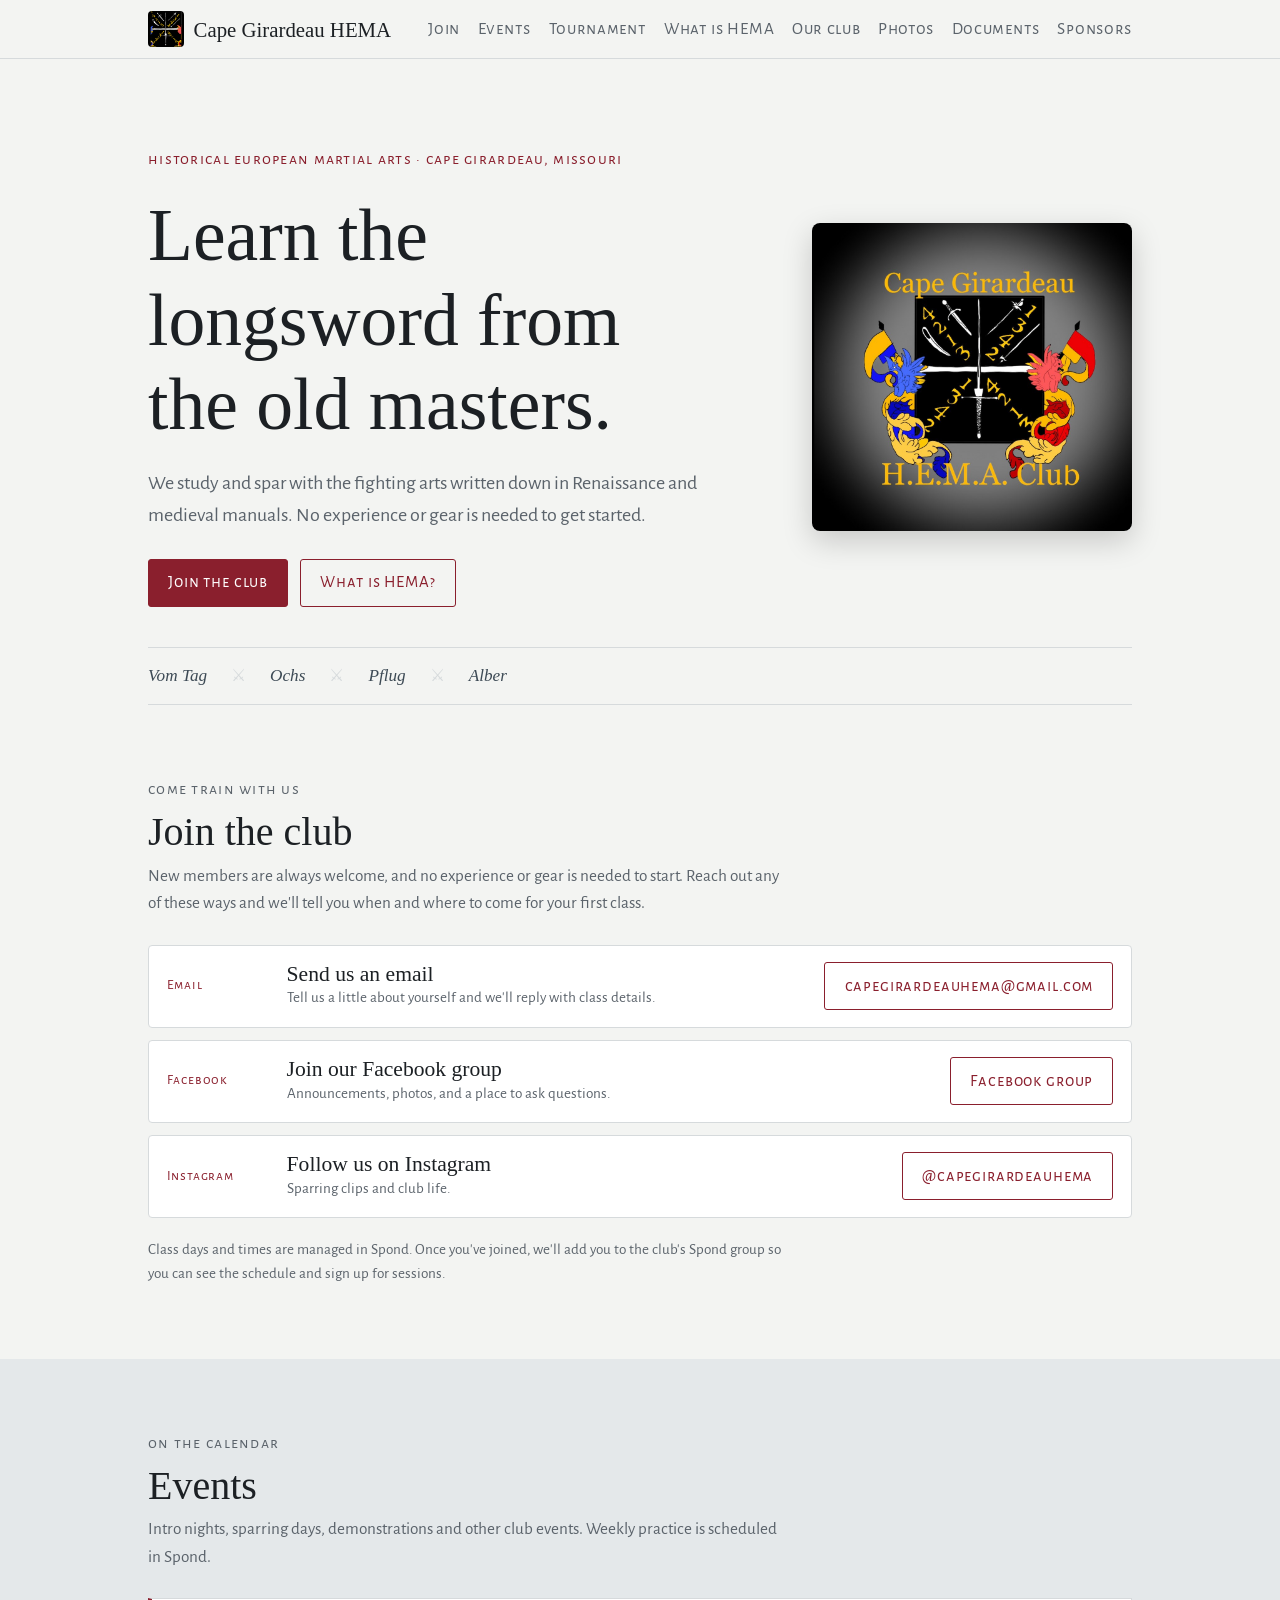
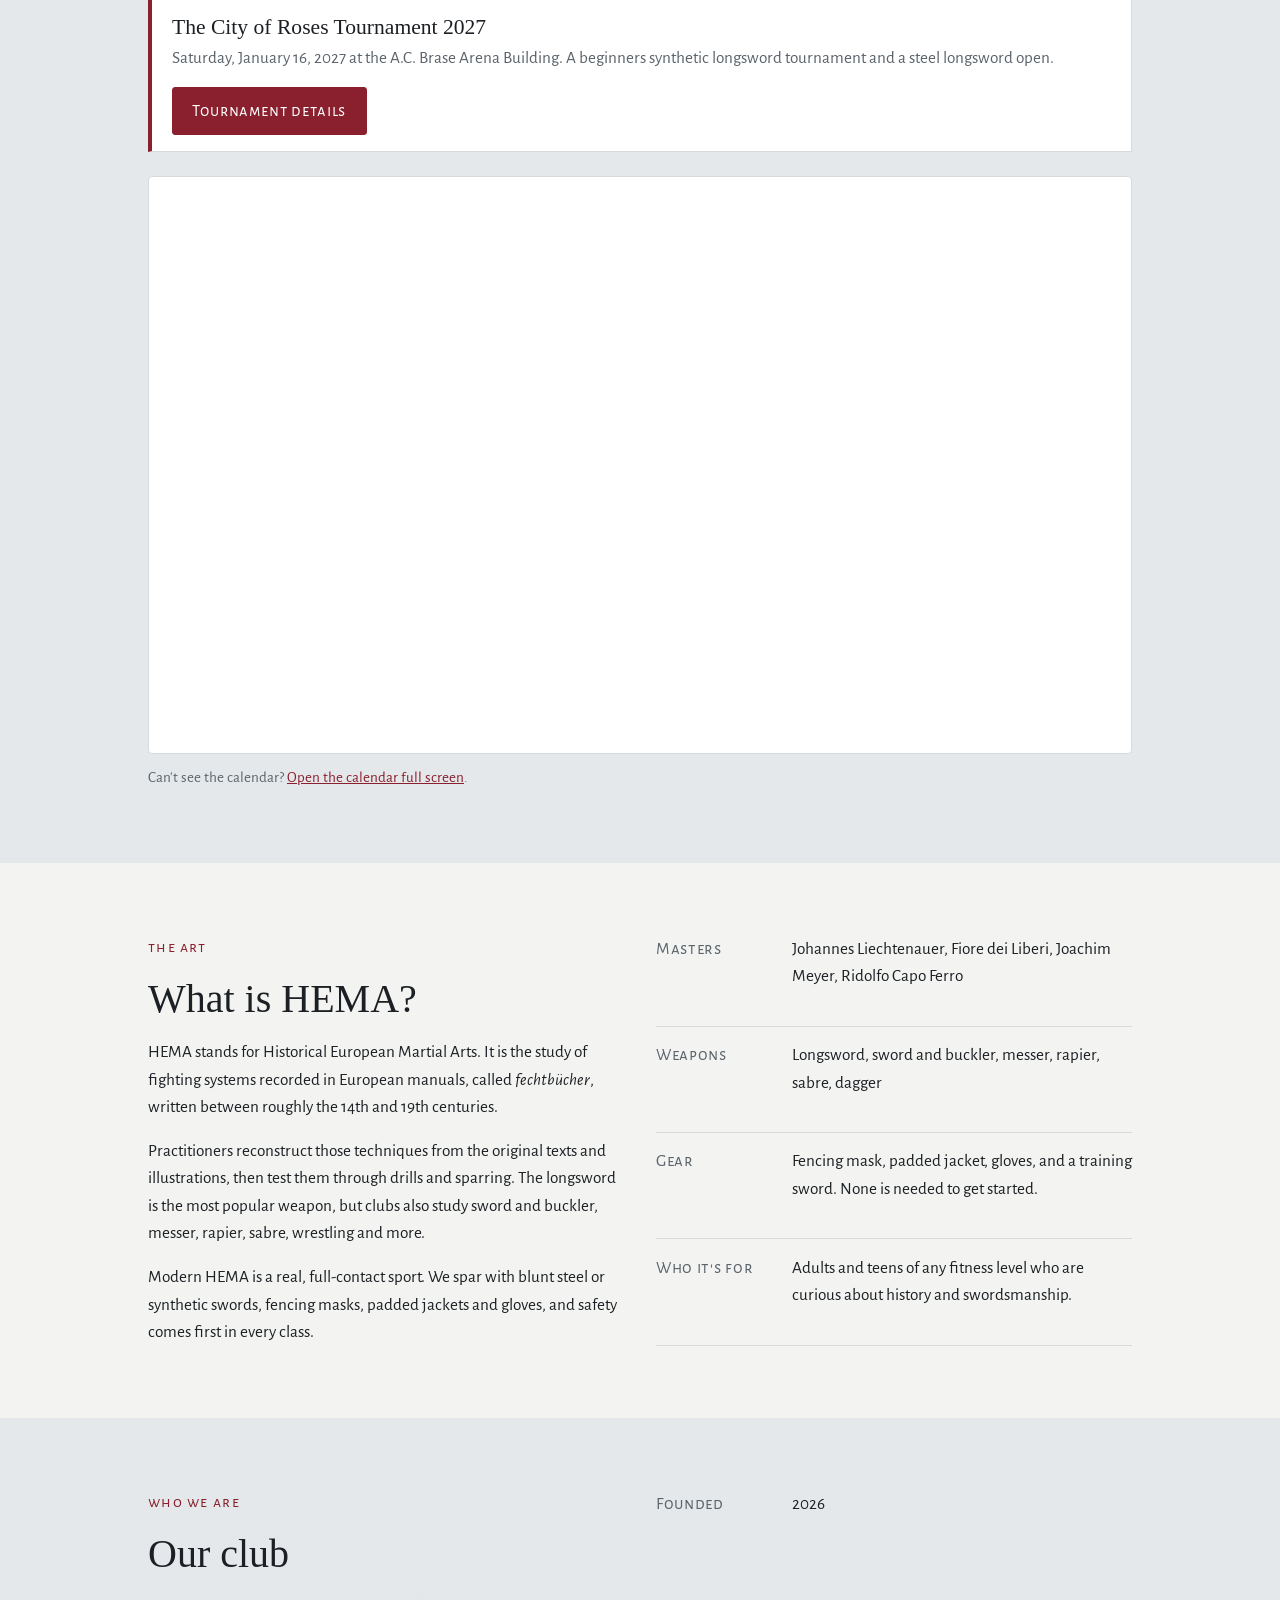
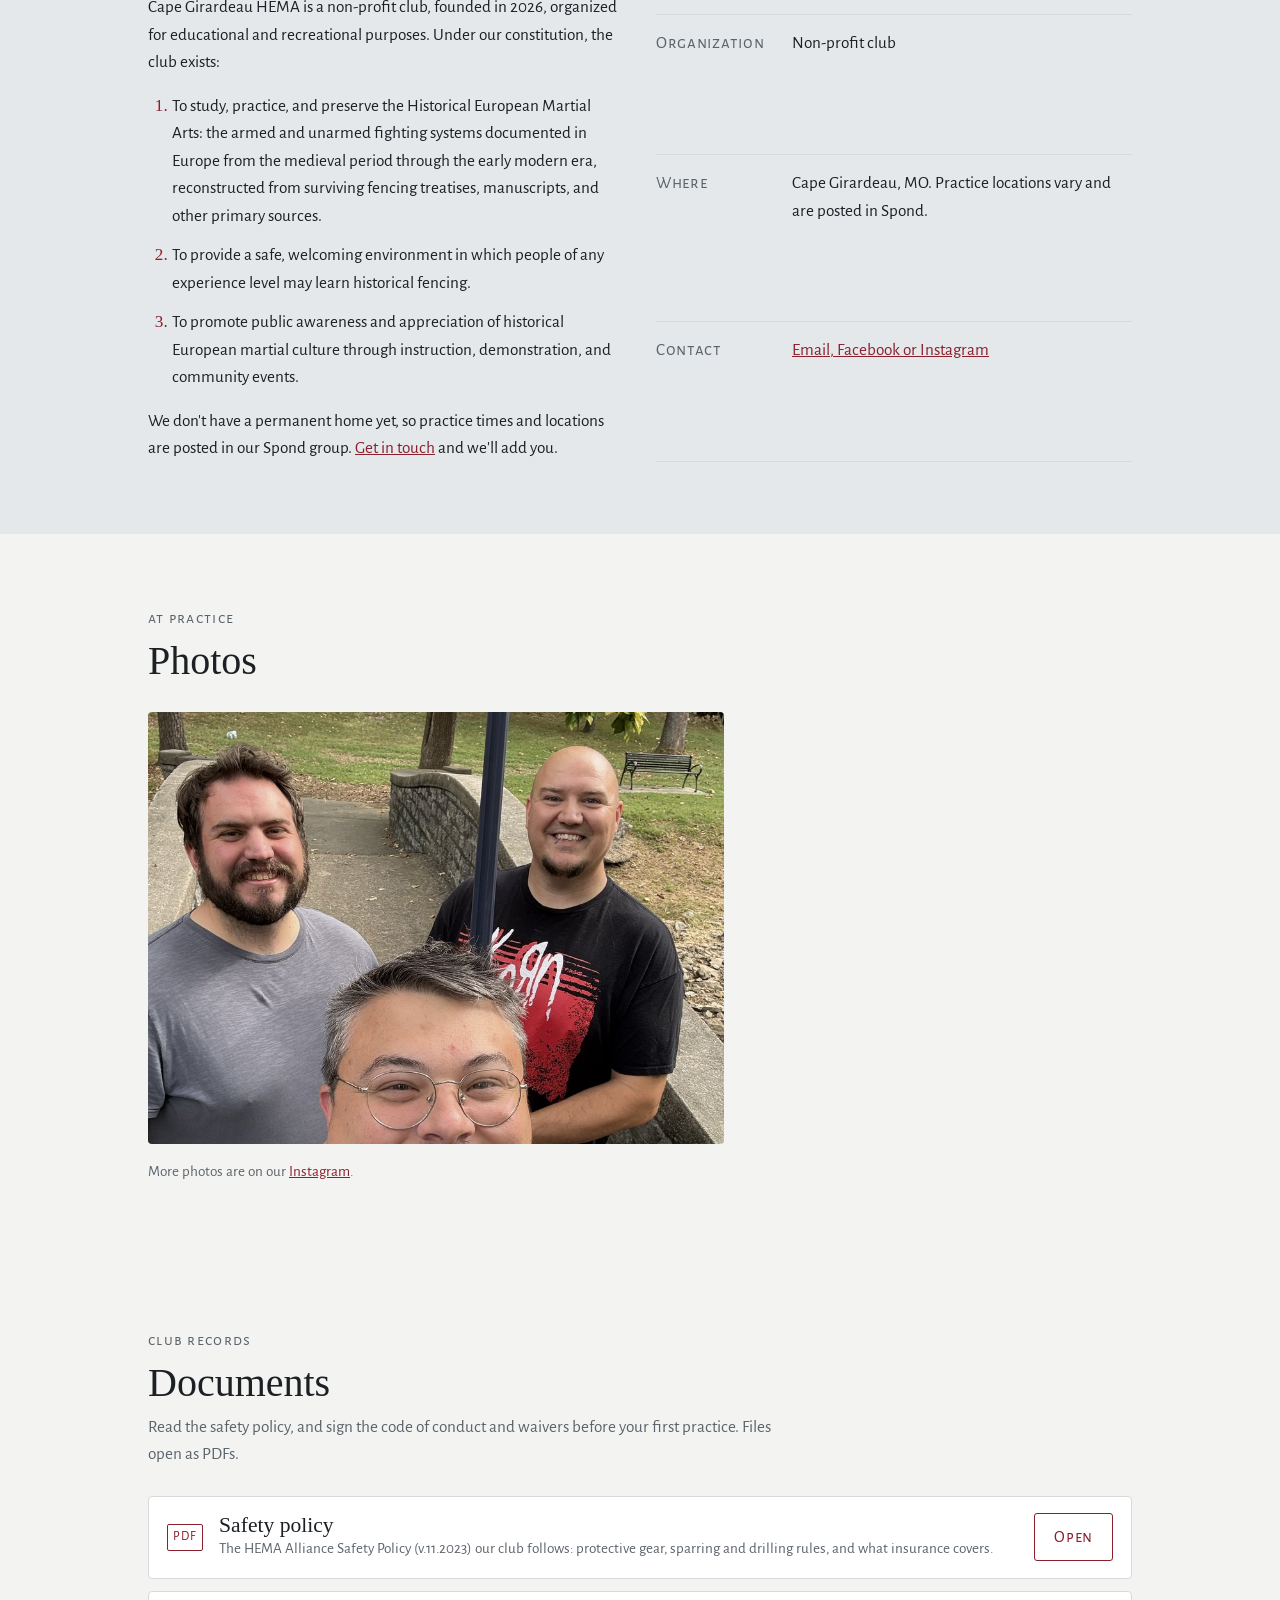
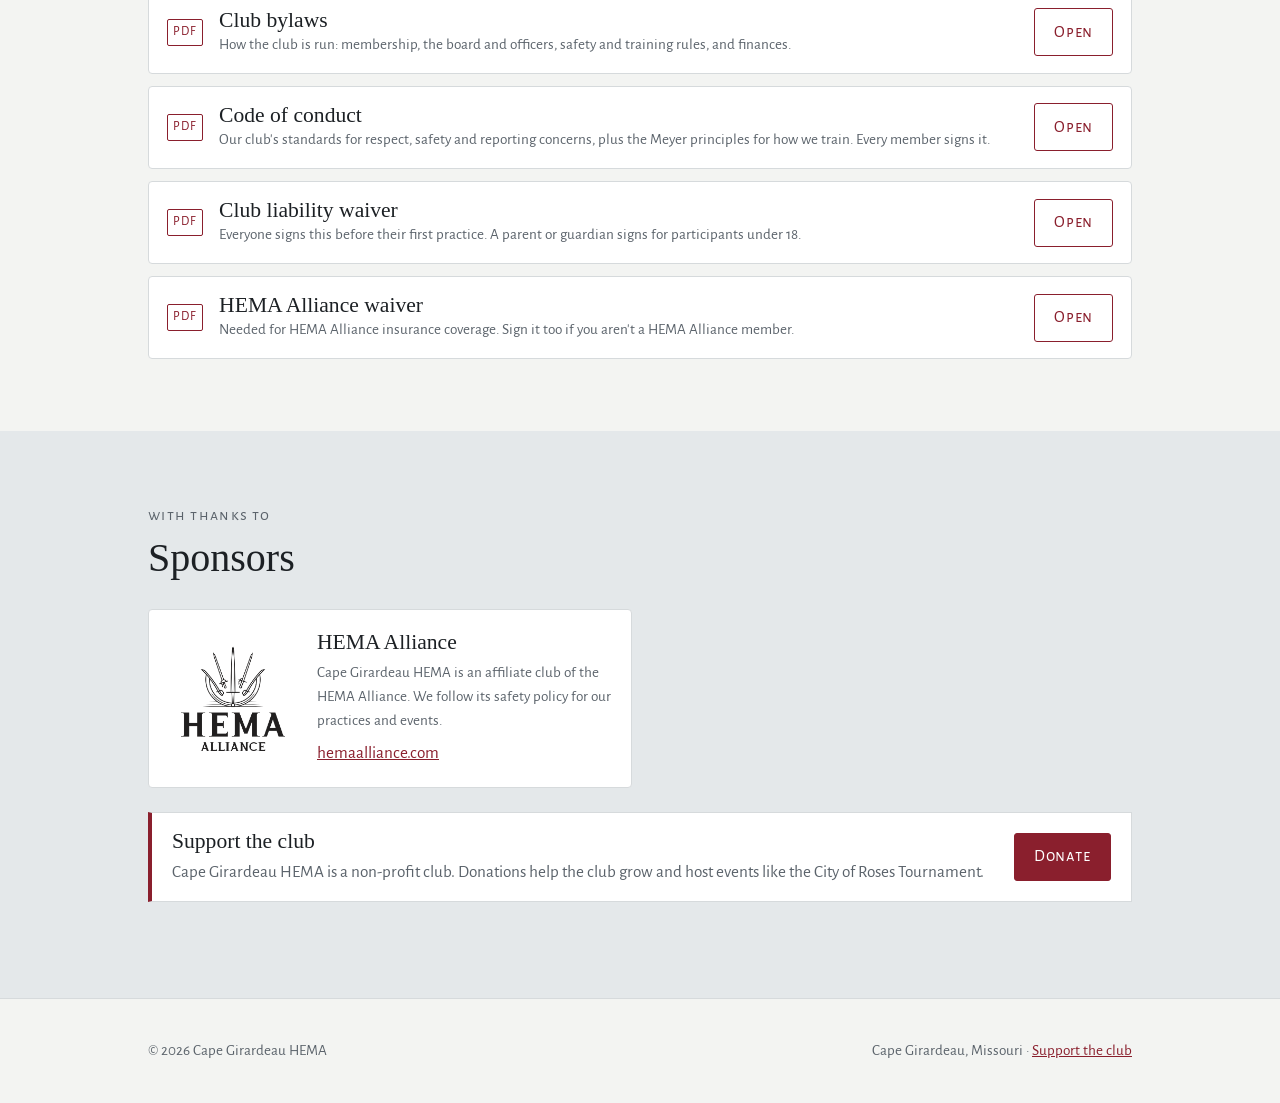
<file: index.html>
<!doctype html>
<html lang="en">
<head>
<meta charset="utf-8">
<meta name="viewport" content="width=device-width, initial-scale=1, viewport-fit=cover">
<title>Cape Girardeau HEMA</title>
<meta name="description" content="Historical European martial arts classes in Cape Girardeau, Missouri. Longsword and more, beginners welcome.">
<link rel="preconnect" href="https://fonts.googleapis.com">
<link rel="preconnect" href="https://fonts.gstatic.com" crossorigin>
<link rel="stylesheet" href="https://fonts.googleapis.com/css2?family=Alegreya+Sans+SC&family=Alegreya+Sans:ital,wght@0,400;0,600;1,400&family=IM+Fell+English:ital@0;1&display=swap">
<link rel="icon" href="assets/logo-small.png?v=2" type="image/png">
<link rel="apple-touch-icon" href="assets/apple-touch-icon.png?v=2">
<link rel="stylesheet" href="assets/styles.css">
</head>
<body>
<!--PREVIEW-START-->
<nav class="site-nav" aria-label="Main">
  <div class="wrap">
    <a class="brand" href="#top">
      <img class="logo" src="assets/logo-small.png?v=2" alt="" width="36" height="36">
      Cape Girardeau HEMA
    </a>
    <ul>
      <li><a href="#join">Join</a></li>
      <li><a href="#events">Events</a></li>
      <li><a href="tournament.html">Tournament</a></li>
      <li><a href="#hema">What is HEMA</a></li>
      <li><a href="#club">Our club</a></li>
      <li><a href="#photos">Photos</a></li>
      <li><a href="#documents">Documents</a></li>
      <li><a href="#sponsors">Sponsors</a></li>
    </ul>
  </div>
</nav>

<header class="hero" id="top">
  <div class="wrap hero-grid">
    <div class="hero-text">
    <p class="eyebrow">historical european martial arts · cape girardeau, missouri</p>
    <h1>Learn the longsword from the old masters.</h1>
    <p class="lede">We study and spar with the fighting arts written down in Renaissance and medieval manuals. No experience or gear is needed to get started.</p>
    <div class="cta-row">
      <a class="btn btn-primary" href="#join">Join the club</a>
      <a class="btn btn-secondary" href="#hema">What is HEMA?</a>
    </div>
    </div>
    <img class="hero-logo" src="assets/logo.jpg?v=2" alt="Cape Girardeau H.E.M.A. Club crest: a black shield with crossed swords and numbered cuts, held by a blue griffin and a red griffin with banners" width="1024" height="986">
  </div>
</header>

<div class="wrap">
  <div class="guards" aria-label="The four guards of the Liechtenauer tradition">
    <span>Vom Tag</span><span>Ochs</span><span>Pflug</span><span>Alber</span>
  </div>
</div>

<section id="join">
  <div class="wrap">
    <div class="section-head">
      <p class="eyebrow">come train with us</p>
      <h2>Join the club</h2>
      <p>New members are always welcome, and no experience or gear is needed to start. Reach out any of these ways and we'll tell you when and where to come for your first class.</p>
    </div>
    <ul class="join-ways">
      <li class="join-way">
        <span class="icon">Email</span>
        <div><h3>Send us an email</h3><p class="desc">Tell us a little about yourself and we'll reply with class details.</p></div>
        <a class="btn btn-secondary" href="mailto:capegirardeauhema@gmail.com">capegirardeauhema@gmail.com</a>
      </li>
      <li class="join-way">
        <span class="icon">Facebook</span>
        <div><h3>Join our Facebook group</h3><p class="desc">Announcements, photos, and a place to ask questions.</p></div>
        <a class="btn btn-secondary" href="https://www.facebook.com/share/g/1E4Ypmv4eF/" rel="noopener">Facebook group</a>
      </li>
      <li class="join-way">
        <span class="icon">Instagram</span>
        <div><h3>Follow us on Instagram</h3><p class="desc">Sparring clips and club life.</p></div>
        <a class="btn btn-secondary" href="https://www.instagram.com/capegirardeauhema/" rel="noopener">@capegirardeauhema</a>
      </li>
    </ul>
    <p class="form-note join-note">Class days and times are managed in Spond. Once you've joined, we'll add you to the club's Spond group so you can see the schedule and sign up for sessions.</p>
  </div>
</section>

<section id="events" class="band">
  <div class="wrap">
    <div class="section-head">
      <p class="eyebrow">on the calendar</p>
      <h2>Events</h2>
      <p>Intro nights, sparring days, demonstrations and other club events. Weekly practice is scheduled in Spond.</p>
    </div>
    <div class="event-callout">
      <div>
        <h3>The City of Roses Tournament 2027</h3>
        <p class="desc">Saturday, January 16, 2027 at the A.C. Brase Arena Building. A beginners synthetic longsword tournament and a steel longsword open.</p>
      </div>
      <a class="btn btn-primary" href="tournament.html">Tournament details</a>
    </div>
    <div class="calendar">
      <!--CALENDAR-START-->
      <iframe title="Cape Girardeau HEMA events calendar" src="https://calendar.google.com/calendar/embed?src=35ca1e43f03e165513a16e1e7ab0819332c35708db0e867ef0d70983cf68b0b8%40group.calendar.google.com&amp;ctz=America%2FChicago&amp;mode=MONTH&amp;showPrint=0&amp;showTitle=0" loading="lazy"></iframe>
      <!--CALENDAR-END-->
    </div>
    <p class="form-note calendar-note">Can't see the calendar? <a href="https://calendar.google.com/calendar/embed?src=35ca1e43f03e165513a16e1e7ab0819332c35708db0e867ef0d70983cf68b0b8%40group.calendar.google.com&amp;ctz=America%2FChicago&amp;mode=MONTH" target="_blank" rel="noopener">Open the calendar full screen</a>.</p>
  </div>
</section>

<section id="hema">
  <div class="wrap two-col">
    <div class="prose">
      <p class="eyebrow">the art</p>
      <h2>What is HEMA?</h2>
      <p>HEMA stands for Historical European Martial Arts. It is the study of fighting systems recorded in European manuals, called <em>fechtbücher</em>, written between roughly the 14th and 19th centuries.</p>
      <p>Practitioners reconstruct those techniques from the original texts and illustrations, then test them through drills and sparring. The longsword is the most popular weapon, but clubs also study sword and buckler, messer, rapier, sabre, wrestling and more.</p>
      <p>Modern HEMA is a real, full-contact sport. We spar with blunt steel or synthetic swords, fencing masks, padded jackets and gloves, and safety comes first in every class.</p>
    </div>
    <dl class="facts">
      <div><dt>Masters</dt><dd>Johannes Liechtenauer, Fiore dei Liberi, Joachim Meyer, Ridolfo Capo Ferro</dd></div>
      <div><dt>Weapons</dt><dd>Longsword, sword and buckler, messer, rapier, sabre, dagger</dd></div>
      <div><dt>Gear</dt><dd>Fencing mask, padded jacket, gloves, and a training sword. None is needed to get started.</dd></div>
      <div><dt>Who it's for</dt><dd>Adults and teens of any fitness level who are curious about history and swordsmanship.</dd></div>
    </dl>
  </div>
</section>

<section id="club" class="band">
  <div class="wrap two-col">
    <div class="prose">
      <p class="eyebrow">who we are</p>
      <h2>Our club</h2>
      <p>Cape Girardeau HEMA is a non-profit club, founded in 2026, organized for educational and recreational purposes. Under our constitution, the club exists:</p>
      <ol class="purposes">
        <li>To study, practice, and preserve the Historical European Martial Arts: the armed and unarmed fighting systems documented in Europe from the medieval period through the early modern era, reconstructed from surviving fencing treatises, manuscripts, and other primary sources.</li>
        <li>To provide a safe, welcoming environment in which people of any experience level may learn historical fencing.</li>
        <li>To promote public awareness and appreciation of historical European martial culture through instruction, demonstration, and community events.</li>
      </ol>
      <p>We don't have a permanent home yet, so practice times and locations are posted in our Spond group. <a href="#join">Get in touch</a> and we'll add you.</p>
    </div>
    <dl class="facts">
      <div><dt>Founded</dt><dd>2026</dd></div>
      <div><dt>Organization</dt><dd>Non-profit club</dd></div>
      <div><dt>Where</dt><dd>Cape Girardeau, MO. Practice locations vary and are posted in Spond.</dd></div>
      <div><dt>Contact</dt><dd><a href="#join">Email, Facebook or Instagram</a></dd></div>
    </dl>
  </div>
</section>

<section id="photos">
  <div class="wrap">
    <div class="section-head">
      <p class="eyebrow">at practice</p>
      <h2>Photos</h2>
    </div>
    <!-- To add a photo: save it in assets/photos/ and add another line like
         <figure class="photo"><img src="assets/photos/your-photo.jpg" alt="Short description" loading="lazy"></figure> -->
    <div class="gallery">
      <figure class="photo"><img src="assets/photos/members-at-the-park.jpg" alt="Three club members smiling together on a stone footbridge in a park" loading="lazy" style="object-position: 50% 35%"></figure>
    </div>
    <p class="form-note photo-note">More photos are on our <a href="https://www.instagram.com/capegirardeauhema/" rel="noopener">Instagram</a>.</p>
  </div>
</section>

<section id="documents">
  <div class="wrap">
    <div class="section-head">
      <p class="eyebrow">club records</p>
      <h2>Documents</h2>
      <p>Read the safety policy, and sign the code of conduct and waivers before your first practice. Files open as PDFs.</p>
    </div>
    <ul class="docs">
      <li class="doc">
        <span class="icon">PDF</span>
        <div><h3>Safety policy</h3><p class="desc">The HEMA Alliance Safety Policy (v.11.2023) our club follows: protective gear, sparring and drilling rules, and what insurance covers.</p></div>
        <a class="btn btn-secondary" href="documents/safety-policy.pdf" target="_blank" rel="noopener">Open</a>
      </li>
      <li class="doc">
        <span class="icon">PDF</span>
        <div><h3>Club bylaws</h3><p class="desc">How the club is run: membership, the board and officers, safety and training rules, and finances.</p></div>
        <a class="btn btn-secondary" href="documents/bylaws.pdf" target="_blank" rel="noopener">Open</a>
      </li>
      <li class="doc">
        <span class="icon">PDF</span>
        <div><h3>Code of conduct</h3><p class="desc">Our club's standards for respect, safety and reporting concerns, plus the Meyer principles for how we train. Every member signs it.</p></div>
        <a class="btn btn-secondary" href="documents/code-of-conduct.pdf" target="_blank" rel="noopener">Open</a>
      </li>
      <li class="doc">
        <span class="icon">PDF</span>
        <div><h3>Club liability waiver</h3><p class="desc">Everyone signs this before their first practice. A parent or guardian signs for participants under 18.</p></div>
        <a class="btn btn-secondary" href="documents/waiver.pdf" target="_blank" rel="noopener">Open</a>
      </li>
      <li class="doc">
        <span class="icon">PDF</span>
        <div><h3>HEMA Alliance waiver</h3><p class="desc">Needed for HEMA Alliance insurance coverage. Sign it too if you aren't a HEMA Alliance member.</p></div>
        <a class="btn btn-secondary" href="documents/hema-alliance-waiver.pdf" target="_blank" rel="noopener">Open</a>
      </li>
    </ul>
  </div>
</section>

<section id="sponsors" class="band">
  <div class="wrap">
    <div class="section-head">
      <p class="eyebrow">with thanks to</p>
      <h2>Sponsors</h2>
    </div>
    <ul class="sponsors">
      <li class="sponsor">
        <a class="sponsor-logo" href="https://www.hemaalliance.com/" rel="noopener" aria-label="HEMA Alliance website">
          <img src="assets/sponsors/hema-alliance.png" alt="HEMA Alliance logo" width="393" height="400">
        </a>
        <div>
          <h3>HEMA Alliance</h3>
          <p class="desc">Cape Girardeau HEMA is an affiliate club of the HEMA Alliance. We follow its safety policy for our practices and events.</p>
          <a href="https://www.hemaalliance.com/" rel="noopener">hemaalliance.com</a>
        </div>
      </li>
    </ul>
    <div class="event-callout support-club">
      <div>
        <h3>Support the club</h3>
        <p class="desc">Cape Girardeau HEMA is a non-profit club. Donations help the club grow and host events like the City of Roses Tournament.</p>
      </div>
      <a class="btn btn-primary" href="https://buy.stripe.com/6oUdR8gDK5PV2EJaPO93y03" rel="noopener">Donate</a>
    </div>
  </div>
</section>

<footer>
  <div class="wrap">
    <p>© <span id="year">2026</span> Cape Girardeau HEMA</p>
    <p>Cape Girardeau, Missouri · <a href="https://buy.stripe.com/6oUdR8gDK5PV2EJaPO93y03" rel="noopener">Support the club</a></p>
  </div>
</footer>
<!--PREVIEW-END-->
<script src="assets/site.js"></script>
</body>
</html>
</file>
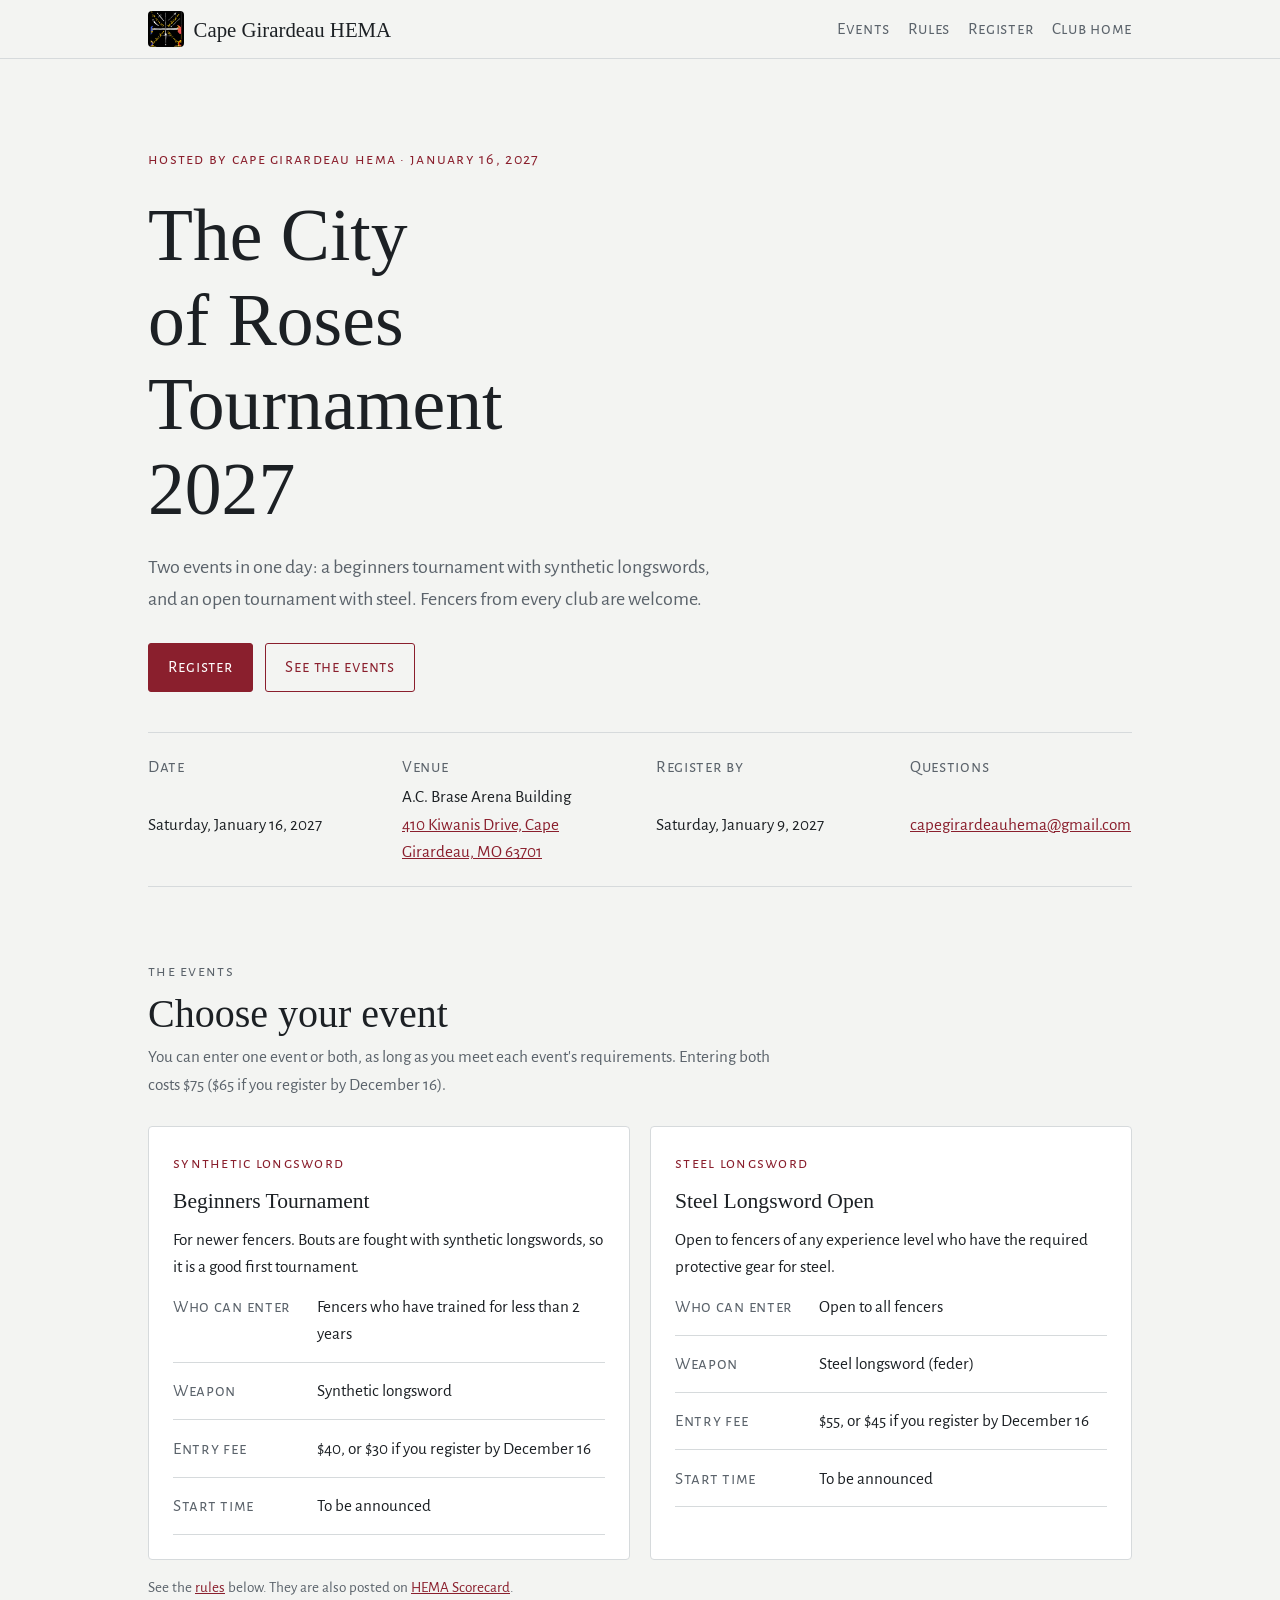
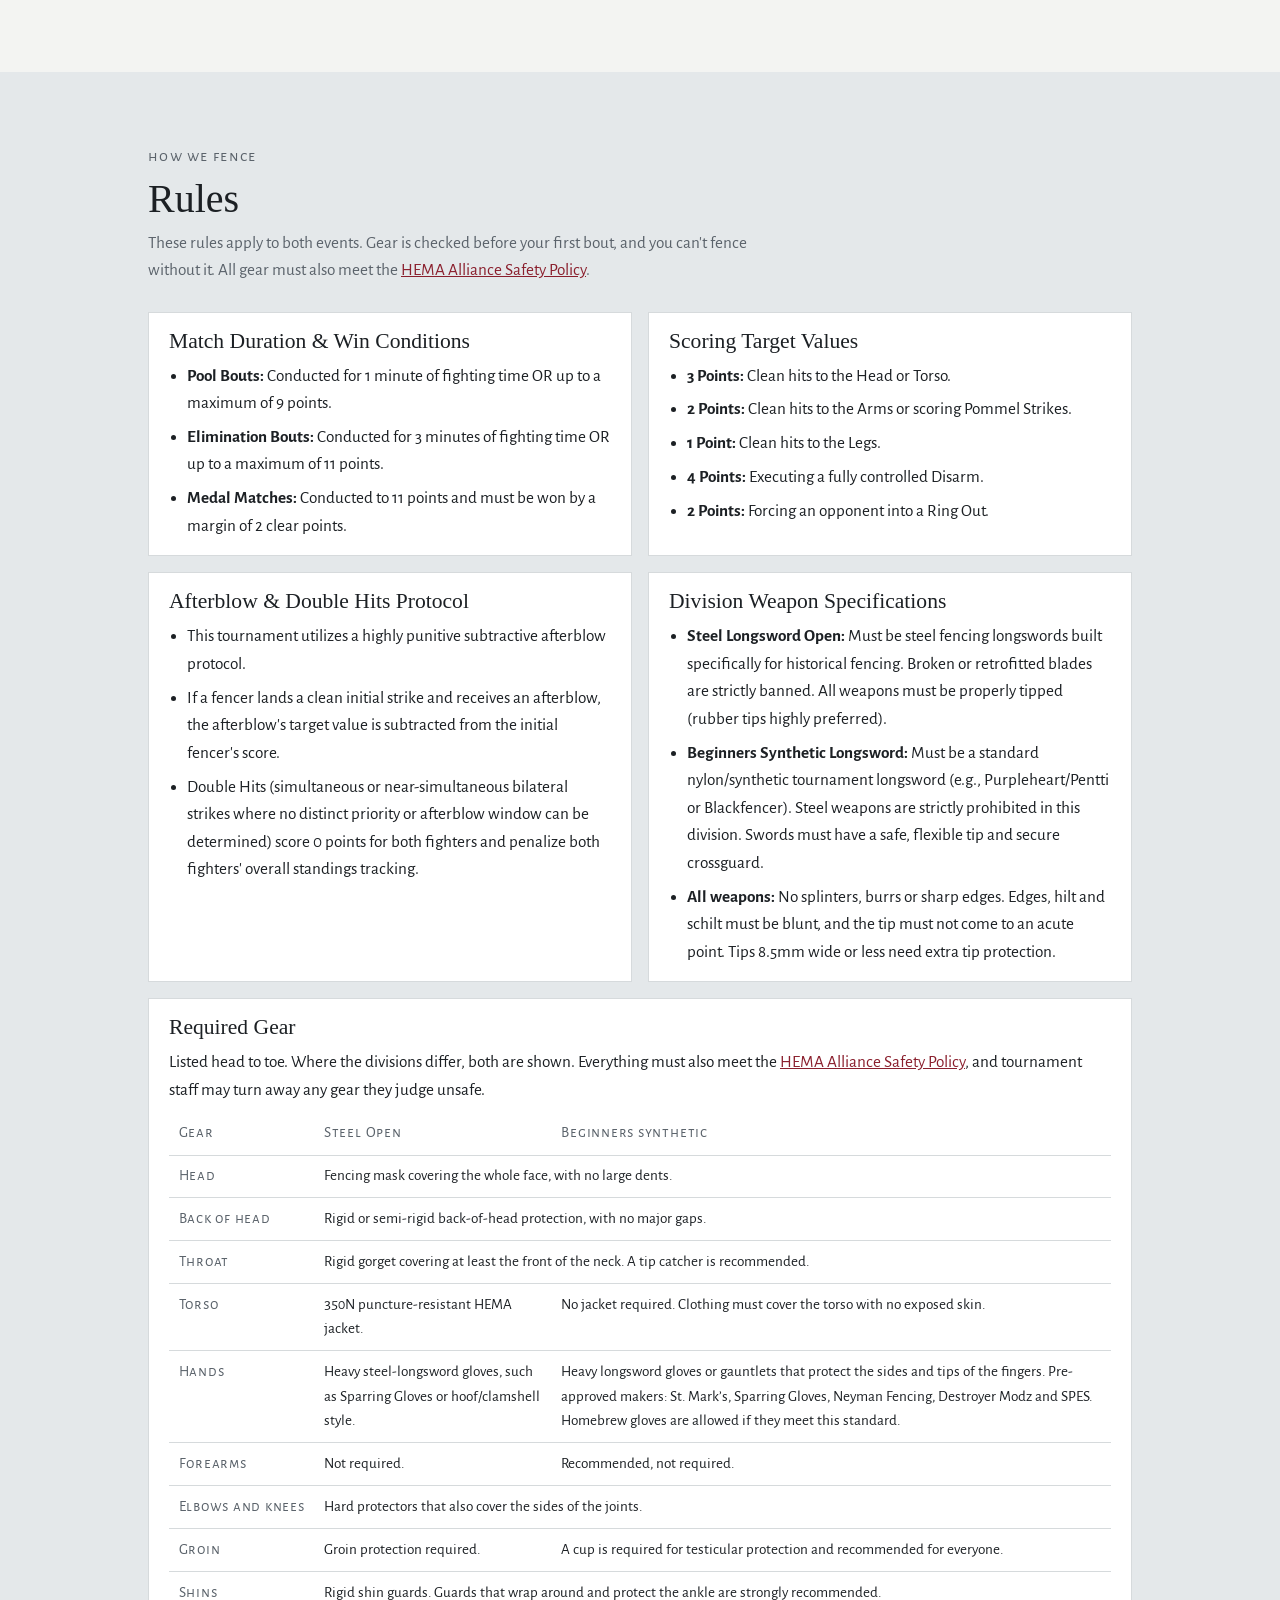
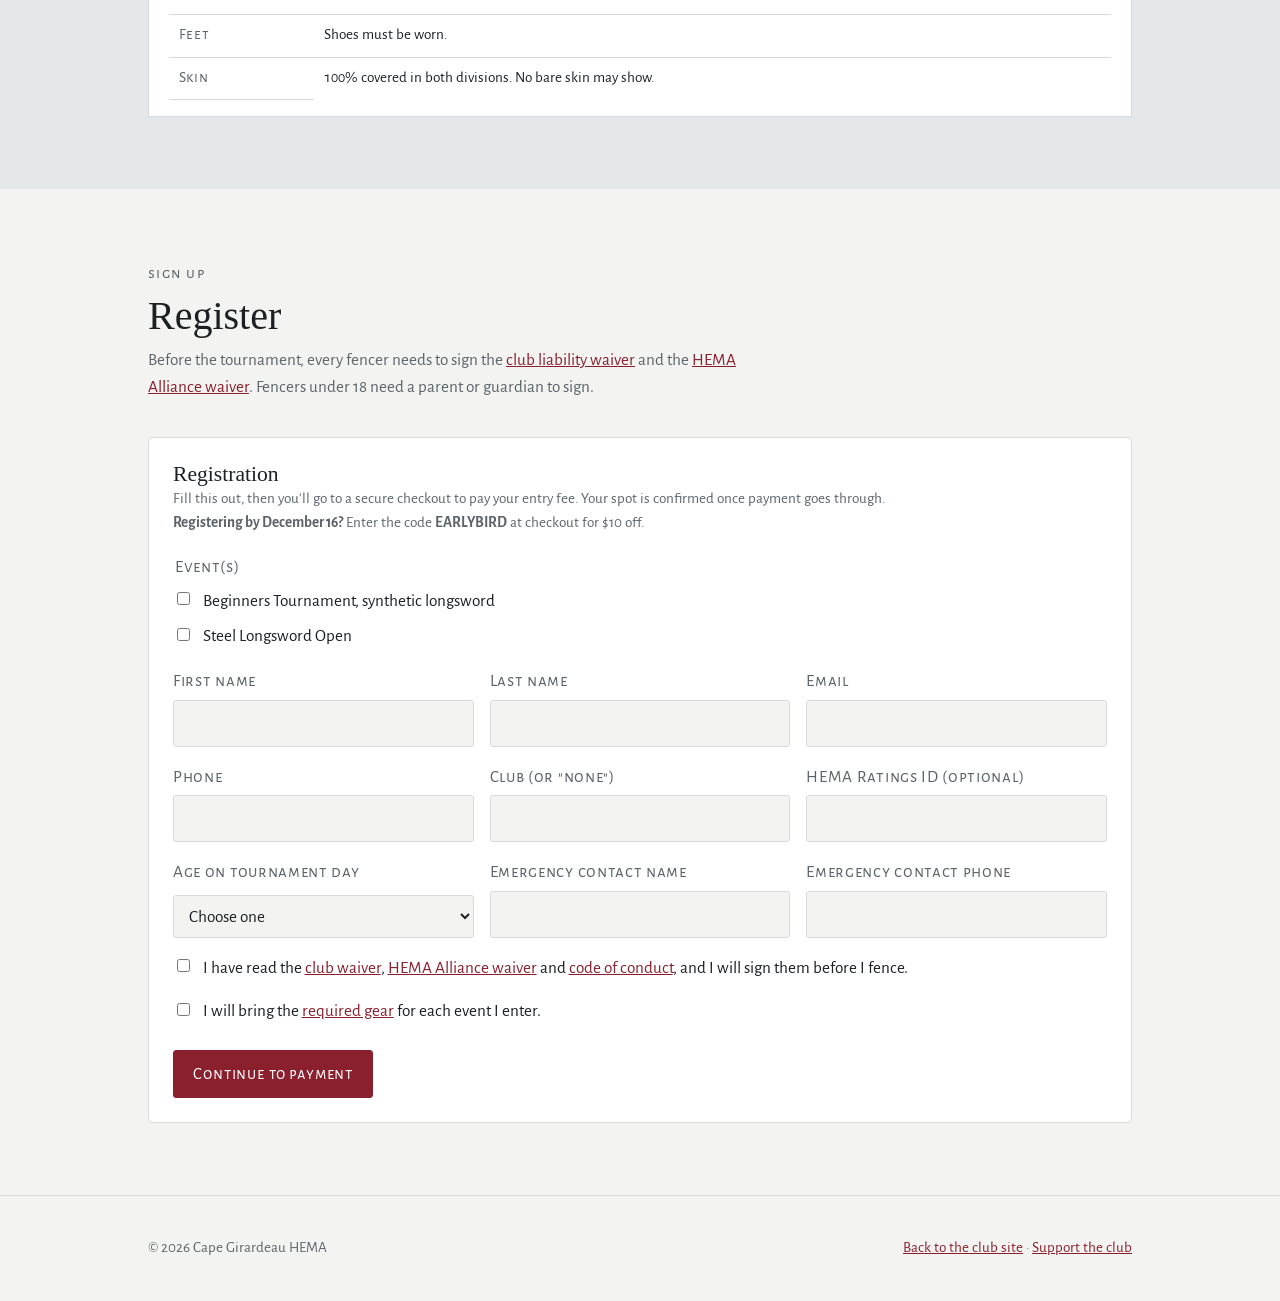
<file: tournament.html>
<!doctype html>
<html lang="en">
<head>
<meta charset="utf-8">
<meta name="viewport" content="width=device-width, initial-scale=1, viewport-fit=cover">
<title>The City of Roses Tournament 2027 · Cape Girardeau HEMA</title>
<meta name="description" content="Register for The City of Roses Tournament 2027, hosted by Cape Girardeau HEMA on January 16, 2027 at the A.C. Brase Arena Building: a beginners synthetic longsword tournament and a steel longsword open.">
<link rel="preconnect" href="https://fonts.googleapis.com">
<link rel="preconnect" href="https://fonts.gstatic.com" crossorigin>
<link rel="stylesheet" href="https://fonts.googleapis.com/css2?family=Alegreya+Sans+SC&family=Alegreya+Sans:ital,wght@0,400;0,600;1,400&family=IM+Fell+English:ital@0;1&display=swap">
<link rel="icon" href="assets/logo-small.png?v=2" type="image/png">
<link rel="apple-touch-icon" href="assets/apple-touch-icon.png?v=2">
<link rel="stylesheet" href="assets/styles.css">
</head>
<body>
<!--PREVIEW-START-->
<nav class="site-nav" aria-label="Main">
  <div class="wrap">
    <a class="brand" href="index.html">
      <img class="logo" src="assets/logo-small.png?v=2" alt="" width="36" height="36">
      Cape Girardeau HEMA
    </a>
    <ul>
      <li><a href="#events-list">Events</a></li>
      <li><a href="#rules">Rules</a></li>
      <li><a href="#register">Register</a></li>
      <li><a href="index.html">Club home</a></li>
    </ul>
  </div>
</nav>

<header class="hero" id="top">
  <div class="wrap">
    <p class="eyebrow">hosted by cape girardeau hema · january 16, 2027</p>
    <h1>The City of Roses Tournament 2027</h1>
    <p class="lede">Two events in one day: a beginners tournament with synthetic longswords, and an open tournament with steel. Fencers from every club are welcome.</p>
    <div class="cta-row">
      <a class="btn btn-primary" href="#register">Register</a>
      <a class="btn btn-secondary" href="#events-list">See the events</a>
    </div>
  </div>
</header>

<div class="wrap">
  <dl class="facts tourney-facts">
    <div><dt>Date</dt><dd>Saturday, January 16, 2027</dd></div>
    <div><dt>Venue</dt><dd>A.C. Brase Arena Building<br><a href="https://www.google.com/maps/search/?api=1&amp;query=A.C.+Brase+Arena%2C+410+Kiwanis+Dr%2C+Cape+Girardeau%2C+MO+63701" target="_blank" rel="noopener">410 Kiwanis Drive, Cape Girardeau, MO 63701</a></dd></div>
    <div><dt>Register by</dt><dd>Saturday, January 9, 2027</dd></div>
    <div><dt>Questions</dt><dd><a href="mailto:capegirardeauhema@gmail.com">capegirardeauhema@gmail.com</a></dd></div>
  </dl>
</div>

<section id="events-list">
  <div class="wrap">
    <div class="section-head">
      <p class="eyebrow">the events</p>
      <h2>Choose your event</h2>
      <p>You can enter one event or both, as long as you meet each event's requirements. Entering both costs $75 ($65 if you register by December 16).</p>
    </div>
    <div class="tourney-events">
      <article class="tourney-event">
        <p class="eyebrow">synthetic longsword</p>
        <h3>Beginners Tournament</h3>
        <p>For newer fencers. Bouts are fought with synthetic longswords, so it is a good first tournament.</p>
        <dl class="facts">
          <div><dt>Who can enter</dt><dd>Fencers who have trained for less than 2 years</dd></div>
          <div><dt>Weapon</dt><dd>Synthetic longsword</dd></div>
          <div><dt>Entry fee</dt><dd>$40, or $30 if you register by December 16</dd></div>
          <div><dt>Start time</dt><dd>To be announced</dd></div>
        </dl>
      </article>
      <article class="tourney-event">
        <p class="eyebrow">steel longsword</p>
        <h3>Steel Longsword Open</h3>
        <p>Open to fencers of any experience level who have the required protective gear for steel.</p>
        <dl class="facts">
          <div><dt>Who can enter</dt><dd>Open to all fencers</dd></div>
          <div><dt>Weapon</dt><dd>Steel longsword (feder)</dd></div>
          <div><dt>Entry fee</dt><dd>$55, or $45 if you register by December 16</dd></div>
          <div><dt>Start time</dt><dd>To be announced</dd></div>
        </dl>
      </article>
    </div>
    <p class="form-note tourney-note">See the <a href="#rules">rules</a> below. They are also posted on <a href="https://hemascorecard.com/" target="_blank" rel="noopener">HEMA Scorecard</a>.</p>
  </div>
</section>

<section id="rules" class="band">
  <div class="wrap">
    <div class="section-head">
      <p class="eyebrow">how we fence</p>
      <h2>Rules</h2>
      <p>These rules apply to both events. Gear is checked before your first bout, and you can't fence without it. All gear must also meet the <a href="documents/safety-policy.pdf" target="_blank" rel="noopener">HEMA Alliance Safety Policy</a>.</p>
    </div>
    <div class="rules-grid">
      <article class="rule-group" id="match-duration">
        <h3>Match Duration &amp; Win Conditions</h3>
        <ul>
          <li><strong>Pool Bouts:</strong> Conducted for 1 minute of fighting time OR up to a maximum of 9 points.</li>
          <li><strong>Elimination Bouts:</strong> Conducted for 3 minutes of fighting time OR up to a maximum of 11 points.</li>
          <li><strong>Medal Matches:</strong> Conducted to 11 points and must be won by a margin of 2 clear points.</li>
        </ul>
      </article>
      <article class="rule-group" id="scoring">
        <h3>Scoring Target Values</h3>
        <ul>
          <li><strong>3 Points:</strong> Clean hits to the Head or Torso.</li>
          <li><strong>2 Points:</strong> Clean hits to the Arms or scoring Pommel Strikes.</li>
          <li><strong>1 Point:</strong> Clean hits to the Legs.</li>
          <li><strong>4 Points:</strong> Executing a fully controlled Disarm.</li>
          <li><strong>2 Points:</strong> Forcing an opponent into a Ring Out.</li>
        </ul>
      </article>
      <article class="rule-group" id="afterblow">
        <h3>Afterblow &amp; Double Hits Protocol</h3>
        <ul>
          <li>This tournament utilizes a highly punitive subtractive afterblow protocol.</li>
          <li>If a fencer lands a clean initial strike and receives an afterblow, the afterblow's target value is subtracted from the initial fencer's score.</li>
          <li>Double Hits (simultaneous or near-simultaneous bilateral strikes where no distinct priority or afterblow window can be determined) score 0 points for both fighters and penalize both fighters' overall standings tracking.</li>
        </ul>
      </article>
      <article class="rule-group" id="weapons">
        <h3>Division Weapon Specifications</h3>
        <ul>
          <li><strong>Steel Longsword Open:</strong> Must be steel fencing longswords built specifically for historical fencing. Broken or retrofitted blades are strictly banned. All weapons must be properly tipped (rubber tips highly preferred).</li>
          <li><strong>Beginners Synthetic Longsword:</strong> Must be a standard nylon/synthetic tournament longsword (e.g., Purpleheart/Pentti or Blackfencer). Steel weapons are strictly prohibited in this division. Swords must have a safe, flexible tip and secure crossguard.</li>
          <li><strong>All weapons:</strong> No splinters, burrs or sharp edges. Edges, hilt and schilt must be blunt, and the tip must not come to an acute point. Tips 8.5mm wide or less need extra tip protection.</li>
        </ul>
      </article>
      <article class="rule-group rule-wide" id="rules-gear">
        <h3>Required Gear</h3>
        <p>Listed head to toe. Where the divisions differ, both are shown. Everything must also meet the <a href="documents/safety-policy.pdf" target="_blank" rel="noopener">HEMA Alliance Safety Policy</a>, and tournament staff may turn away any gear they judge unsafe.</p>
        <table class="gear-table">
          <thead><tr><th scope="col">Gear</th><th scope="col">Steel Open</th><th scope="col">Beginners synthetic</th></tr></thead>
          <tbody>
            <tr><th scope="row">Head</th><td colspan="2">Fencing mask covering the whole face, with no large dents.</td></tr>
            <tr><th scope="row">Back of head</th><td colspan="2">Rigid or semi-rigid back-of-head protection, with no major gaps.</td></tr>
            <tr><th scope="row">Throat</th><td colspan="2">Rigid gorget covering at least the front of the neck. A tip catcher is recommended.</td></tr>
            <tr><th scope="row">Torso</th><td data-label="Steel Open">350N puncture-resistant HEMA jacket.</td><td data-label="Beginners synthetic">No jacket required. Clothing must cover the torso with no exposed skin.</td></tr>
            <tr><th scope="row">Hands</th><td data-label="Steel Open">Heavy steel-longsword gloves, such as Sparring Gloves or hoof/clamshell style.</td><td data-label="Beginners synthetic">Heavy longsword gloves or gauntlets that protect the sides and tips of the fingers. Pre-approved makers: St. Mark’s, Sparring Gloves, Neyman Fencing, Destroyer Modz and SPES. Homebrew gloves are allowed if they meet this standard.</td></tr>
            <tr><th scope="row">Forearms</th><td data-label="Steel Open">Not required.</td><td data-label="Beginners synthetic">Recommended, not required.</td></tr>
            <tr><th scope="row">Elbows and knees</th><td colspan="2">Hard protectors that also cover the sides of the joints.</td></tr>
            <tr><th scope="row">Groin</th><td data-label="Steel Open">Groin protection required.</td><td data-label="Beginners synthetic">A cup is required for testicular protection and recommended for everyone.</td></tr>
            <tr><th scope="row">Shins</th><td colspan="2">Rigid shin guards. Guards that wrap around and protect the ankle are strongly recommended.</td></tr>
            <tr><th scope="row">Feet</th><td colspan="2">Shoes must be worn.</td></tr>
            <tr><th scope="row">Skin</th><td colspan="2">100% covered in both divisions. No bare skin may show.</td></tr>
          </tbody>
        </table>
      </article>
    </div>
  </div>
</section>

<section id="register">
  <div class="wrap">
    <div class="section-head">
      <p class="eyebrow">sign up</p>
      <h2>Register</h2>
      <p>Before the tournament, every fencer needs to sign the <a href="documents/waiver.pdf" target="_blank" rel="noopener">club liability waiver</a> and the <a href="documents/hema-alliance-waiver.pdf" target="_blank" rel="noopener">HEMA Alliance waiver</a>. Fencers under 18 need a parent or guardian to sign.</p>
    </div>
    <form class="signup" id="register-form" novalidate>
      <div>
        <h3>Registration</h3>
        <p class="form-note">Fill this out, then you'll go to a secure checkout to pay your entry fee. Your spot is confirmed once payment goes through.</p>
        <p class="form-note early-note" id="early-note"><strong>Registering by December 16?</strong> Enter the code <strong>EARLYBIRD</strong> at checkout for $10 off.</p>
      </div>
      <fieldset class="field full event-pick">
        <legend>Event(s)</legend>
        <div class="check"><input id="ev-synthetic" name="events" type="checkbox" value="beginners-synthetic"><label for="ev-synthetic">Beginners Tournament, synthetic longsword</label></div>
        <div class="check"><input id="ev-steel" name="events" type="checkbox" value="steel-open"><label for="ev-steel">Steel Longsword Open</label></div>
      </fieldset>
      <div class="form-grid">
        <div class="field"><label for="r-first">First name</label><input id="r-first" name="first_name" autocomplete="given-name" required></div>
        <div class="field"><label for="r-last">Last name</label><input id="r-last" name="last_name" autocomplete="family-name" required></div>
        <div class="field"><label for="r-email">Email</label><input id="r-email" name="email" type="email" autocomplete="email" required></div>
        <div class="field"><label for="r-phone">Phone</label><input id="r-phone" name="phone" type="tel" autocomplete="tel" required></div>
        <div class="field"><label for="r-club">Club (or "none")</label><input id="r-club" name="club" required></div>
        <div class="field"><label for="r-hemaratings">HEMA Ratings ID (optional)</label><input id="r-hemaratings" name="hema_ratings_id" inputmode="numeric"></div>
        <div class="field">
          <label for="r-minor">Age on tournament day</label>
          <select id="r-minor" name="age_group" required>
            <option value="">Choose one</option>
            <option value="adult">18 or older</option>
            <option value="minor">Under 18</option>
          </select>
        </div>
        <div class="field full" id="guardian-field" hidden><label for="r-guardian">Parent or guardian name (required for fencers under 18)</label><input id="r-guardian" name="guardian_name"></div>
        <div class="field"><label for="r-ec-name">Emergency contact name</label><input id="r-ec-name" name="emergency_contact_name" required></div>
        <div class="field"><label for="r-ec-phone">Emergency contact phone</label><input id="r-ec-phone" name="emergency_contact_phone" type="tel" required></div>
        <div class="field full check">
          <input id="r-waivers" name="agrees_to_waivers" type="checkbox" value="yes" required>
          <label for="r-waivers">I have read the <a href="documents/waiver.pdf" target="_blank" rel="noopener">club waiver</a>, <a href="documents/hema-alliance-waiver.pdf" target="_blank" rel="noopener">HEMA Alliance waiver</a> and <a href="documents/code-of-conduct.pdf" target="_blank" rel="noopener">code of conduct</a>, and I will sign them before I fence.</label>
        </div>
        <div class="field full check">
          <input id="r-gear" name="has_required_gear" type="checkbox" value="yes" required>
          <label for="r-gear">I will bring the <a href="#rules-gear">required gear</a> for each event I enter.</label>
        </div>
      </div>
      <p class="hidden-field"><label for="r-botcheck">Leave this empty</label><input id="r-botcheck" name="botcheck" tabindex="-1" autocomplete="off"></p>
      <div class="cta-row">
        <button class="btn btn-primary" type="submit" id="register-submit">Continue to payment</button>
        <p class="form-status" id="register-status" role="status" hidden></p>
      </div>
    </form>

  </div>
</section>

<footer>
  <div class="wrap">
    <p>© <span id="year">2026</span> Cape Girardeau HEMA</p>
    <p><a href="index.html">Back to the club site</a> · <a href="https://buy.stripe.com/6oUdR8gDK5PV2EJaPO93y03" rel="noopener">Support the club</a></p>
  </div>
</footer>
<!--PREVIEW-END-->
<script src="assets/site.js"></script>
<script src="assets/tournament.js?v=5"></script>
</body>
</html>
</file>
<file: assets/styles.css>
/* Layout: one long page, a narrow reading column with full-width section bands; sticky top nav. */
:root {
  --bg: #f3f4f2;
  --surface: #ffffff;
  --ink: #1c2024;
  --muted: #5b636b;
  --line: #d6dadc;
  --accent: #8a1f2d;      /* heraldic crimson */
  --accent-ink: #ffffff;
  --steel: #3d4a55;       /* blade steel, used for the band sections */
  --band-bg: #e4e8ea;
  --ok: #2f6b45;
  --font-display: "IM Fell English", "Iowan Old Style", Georgia, serif;
  --font-body: "Alegreya Sans", "Segoe UI", system-ui, sans-serif;
  --font-label: "Alegreya Sans SC", "Alegreya Sans", system-ui, sans-serif;
  color-scheme: light;
}
@media (prefers-color-scheme: dark) {
  :root:not([data-theme="light"]) {
    --bg: #15181b; --surface: #1d2125; --ink: #e8eaeb; --muted: #a2abb3; --line: #2f353b;
    --accent: #d05a68; --accent-ink: #15181b; --steel: #b9c5cf; --band-bg: #1a1e22; --ok: #6fbf8a;
    color-scheme: dark;
  }
}
:root[data-theme="dark"] {
  --bg: #15181b; --surface: #1d2125; --ink: #e8eaeb; --muted: #a2abb3; --line: #2f353b;
  --accent: #d05a68; --accent-ink: #15181b; --steel: #b9c5cf; --band-bg: #1a1e22; --ok: #6fbf8a;
  color-scheme: dark;
}

* { box-sizing: border-box; }
html { scroll-behavior: smooth; scroll-padding-top: 4.5rem; }
@media (prefers-reduced-motion: reduce) { html { scroll-behavior: auto; } }
body {
  margin: 0; background: var(--bg); color: var(--ink);
  font-family: var(--font-body); font-size: 1.075rem; line-height: 1.6;
}
a { color: var(--accent); }
a:focus-visible, button:focus-visible, input:focus-visible, select:focus-visible, textarea:focus-visible {
  outline: 2px solid var(--accent); outline-offset: 2px;
}
h1, h2, h3 { font-family: var(--font-display); font-weight: 400; line-height: 1.15; text-wrap: balance; margin: 0; }
h2 { font-size: clamp(1.9rem, 4vw, 2.5rem); }
h3 { font-size: 1.35rem; }
p { margin: 0; }
.wrap { max-width: 64rem; margin: 0 auto; padding-inline: 1.25rem; }
.prose { max-width: 40rem; display: grid; gap: 1rem; }
.eyebrow {
  font-family: var(--font-label); text-transform: lowercase; letter-spacing: .08em;
  font-size: 1rem; color: var(--accent);
}
.placeholder {
  display: inline-block; font-family: var(--font-label); font-size: .85rem; letter-spacing: .05em;
  color: var(--muted); border: 1px dashed var(--line); border-radius: 3px; padding: 0 .4rem;
}

/* Nav */
.site-nav {
  position: sticky; top: env(safe-area-inset-top, 0px); z-index: 10;
  background: var(--bg); border-bottom: 1px solid var(--line);
}
.site-nav .wrap { display: flex; flex-wrap: wrap; align-items: center; justify-content: space-between; gap: .5rem 1.5rem; padding-block: .7rem; }
.brand { font-family: var(--font-display); font-size: 1.3rem; color: var(--ink); text-decoration: none; }
.site-nav ul { list-style: none; margin: 0; padding: 0; display: flex; flex-wrap: wrap; gap: .25rem 1.1rem; }
.site-nav ul a { color: var(--muted); text-decoration: none; font-family: var(--font-label); letter-spacing: .04em; }
.site-nav ul a:hover { color: var(--ink); }

/* Hero */
.hero { padding-block: clamp(3rem, 8vw, 5.5rem) 2.5rem; }
.hero .wrap { display: grid; gap: 1.25rem; }
.hero h1 { font-size: clamp(2.6rem, 8vw, 4.6rem); max-width: 14ch; }
.hero .lede { font-size: 1.25rem; color: var(--muted); max-width: 36rem; }
.cta-row { display: flex; flex-wrap: wrap; gap: .75rem; margin-top: .5rem; }
.btn {
  display: inline-block; font: inherit; font-family: var(--font-label); letter-spacing: .05em; font-size: 1.05rem;
  padding: .6rem 1.2rem; border-radius: 3px; border: 1px solid var(--accent); cursor: pointer; text-decoration: none;
}
.btn-primary { background: var(--accent); color: var(--accent-ink); }
.btn-secondary { background: transparent; color: var(--accent); }

/* Guard strip: the four Liechtenauer guards, a crossed-blade rule */
.guards {
  display: flex; flex-wrap: wrap; gap: .25rem 1.5rem; padding-block: .9rem;
  border-block: 1px solid var(--line); font-family: var(--font-display); font-style: italic; color: var(--steel);
}
.guards span + span::before { content: "⚔"; font-style: normal; color: var(--line); margin-right: 1.5rem; }
@media (max-width: 30rem) { .guards span + span::before { margin-right: .75rem; } .guards { gap: .25rem .75rem; } }

/* Sections */
section { padding-block: clamp(2.75rem, 6vw, 4.5rem); }
section.band { background: var(--band-bg); }
.section-head { display: grid; gap: .4rem; margin-bottom: 1.75rem; }
.section-head p { color: var(--muted); max-width: 40rem; }

.two-col { display: grid; gap: 2rem; grid-template-columns: repeat(auto-fit, minmax(min(100%, 18rem), 1fr)); }
.two-col > * { min-width: 0; }

.facts { display: grid; gap: .9rem; margin: 0; }
.facts div { display: grid; grid-template-columns: 7.5rem 1fr; gap: 1rem; border-bottom: 1px solid var(--line); padding-bottom: .9rem; }
.facts dt { font-family: var(--font-label); letter-spacing: .04em; color: var(--muted); }
.facts dd { margin: 0; }

/* Schedule */
.table-wrap { overflow-x: auto; border: 1px solid var(--line); border-radius: 4px; background: var(--surface); }
table { width: 100%; border-collapse: collapse; font-variant-numeric: tabular-nums; }
th, td { text-align: left; padding: .75rem 1rem; border-bottom: 1px solid var(--line); vertical-align: top; }
th { font-family: var(--font-label); font-weight: 400; letter-spacing: .05em; color: var(--muted); }
tr:last-child td { border-bottom: 0; }
td .level { font-family: var(--font-label); font-size: .9rem; color: var(--muted); display: block; }

/* Signup form */
.signup { margin-top: 2.25rem; background: var(--surface); border: 1px solid var(--line); border-radius: 4px; padding: 1.5rem; display: grid; gap: 1.1rem; }
.form-grid { display: grid; gap: 1rem; grid-template-columns: repeat(auto-fit, minmax(min(100%, 14rem), 1fr)); }
.field { display: grid; gap: .3rem; min-width: 0; }
.field.full { grid-column: 1 / -1; }
label, legend { font-family: var(--font-label); letter-spacing: .04em; color: var(--muted); }
input, select, textarea {
  font: inherit; color: var(--ink); background: var(--bg); width: 100%;
  border: 1px solid var(--line); border-radius: 3px; padding: .55rem .7rem;
}
textarea { min-height: 5rem; resize: vertical; }
.check { display: flex; gap: .6rem; align-items: flex-start; }
.check input { width: auto; margin-top: .35rem; }
.check label { font-family: var(--font-body); letter-spacing: 0; color: var(--ink); }
.form-note { color: var(--muted); font-size: .95rem; }
.form-status { color: var(--ok); font-weight: 600; }
.hidden-field { position: absolute; left: -9999px; }

/* Documents */
.docs { list-style: none; margin: 0; padding: 0; display: grid; gap: .75rem; }
.doc {
  display: grid; grid-template-columns: auto 1fr auto; gap: 1rem; align-items: center;
  background: var(--surface); border: 1px solid var(--line); border-radius: 4px; padding: 1rem 1.1rem;
}
.doc > div { min-width: 0; }
.doc .icon { font-family: var(--font-label); font-size: .8rem; letter-spacing: .06em; color: var(--accent); border: 1px solid var(--accent); border-radius: 2px; padding: .15rem .35rem; }
.doc .desc { color: var(--muted); font-size: .95rem; }
@media (max-width: 30rem) { .doc { grid-template-columns: 1fr; } .doc .icon { justify-self: start; } }

footer { padding-block: 2.5rem; border-top: 1px solid var(--line); color: var(--muted); font-size: .95rem; }
footer .wrap { display: flex; flex-wrap: wrap; justify-content: space-between; gap: 1rem; }

/* Join the club */
.join-ways { list-style: none; margin: 0; padding: 0; display: grid; gap: .75rem; }
.join-way {
  display: grid; grid-template-columns: 6.5rem 1fr auto; gap: 1rem; align-items: center;
  background: var(--surface); border: 1px solid var(--line); border-radius: 4px; padding: 1rem 1.1rem;
}
.join-way > div { min-width: 0; }
.join-way .icon { font-family: var(--font-label); font-size: .85rem; letter-spacing: .06em; color: var(--accent); }
.join-way .desc { color: var(--muted); font-size: .95rem; }
.join-way .btn { overflow-wrap: anywhere; }
.join-note { margin-top: 1.25rem; max-width: 40rem; }
@media (max-width: 34rem) { .join-way { grid-template-columns: 1fr; } }

/* Constitution purposes */
.purposes { margin: 0; padding-left: 1.5rem; display: grid; gap: .75rem; }
.purposes li::marker { font-family: var(--font-display); color: var(--accent); }

/* Events calendar (Google Calendar embed) */
.calendar { background: var(--surface); border: 1px solid var(--line); border-radius: 4px; overflow: hidden; }
.calendar iframe { display: block; width: 100%; height: 36rem; border: 0; }
.calendar-preview { padding: 2.5rem 1.5rem; text-align: center; color: var(--muted); display: grid; gap: .5rem; justify-items: center; }
.calendar-preview strong { font-family: var(--font-display); font-weight: 400; font-size: 1.4rem; color: var(--ink); }
.calendar-note { margin-top: .75rem; }

/* Logo */
.brand { display: inline-flex; align-items: center; gap: .6rem; }
.logo { width: 2.25rem; height: 2.25rem; border-radius: 4px; flex: none; }
.hero-grid { grid-template-columns: minmax(0, 1fr) auto; align-items: center; gap: 2rem 3rem; }
.hero-text { display: grid; gap: 1.25rem; min-width: 0; }
.hero-logo { width: clamp(12rem, 28vw, 20rem); height: auto; max-width: 100%; border-radius: 8px; box-shadow: 0 10px 30px rgb(0 0 0 / .18); }
@media (max-width: 44rem) { .hero-grid { grid-template-columns: 1fr; } .hero-logo { order: -1; width: 11rem; } }

/* Photo gallery */
.gallery { display: grid; gap: 1rem; grid-template-columns: repeat(auto-fill, minmax(min(100%, 16rem), 1fr)); }
.gallery:has(> .photo:only-child) { grid-template-columns: minmax(0, 36rem); }
.photo-note { margin-top: 1rem; }
.photo { margin: 0; aspect-ratio: 4 / 3; max-width: 100%; border-radius: 4px; overflow: hidden; background: var(--band-bg); }
.photo img { width: 100%; height: 100%; object-fit: cover; display: block; }
.photo-slot {
  width: 100%; height: 100%; display: grid; place-items: center; border: 1.5px dashed var(--line); border-radius: 4px;
  font-family: var(--font-label); letter-spacing: .05em; color: var(--muted);
}

/* Sponsors */
.sponsors { list-style: none; margin: 0; padding: 0; display: grid; gap: 1rem; grid-template-columns: repeat(auto-fill, minmax(min(100%, 26rem), 1fr)); }
.sponsor {
  display: grid; grid-template-columns: 8rem 1fr; gap: 1.25rem; align-items: center;
  background: var(--surface); border: 1px solid var(--line); border-radius: 4px; padding: 1.25rem;
}
.sponsor > div { min-width: 0; display: grid; gap: .35rem; }
.sponsor .desc { color: var(--muted); font-size: .95rem; }
/* White tile keeps dark sponsor logos legible in dark mode */
.sponsor-logo { display: grid; place-items: center; aspect-ratio: 1; max-width: 100%; text-decoration: none; background: #ffffff; border-radius: 4px; padding: .75rem; }
.sponsor-logo img { width: 100%; height: 100%; object-fit: contain; }
.sponsor-logo .logo-slot {
  width: 100%; height: 100%; display: grid; place-items: center; padding: .5rem; text-align: center;
  border: 1.5px dashed var(--line); border-radius: 4px; font-family: var(--font-label); font-size: .85rem; color: var(--muted);
}
@media (max-width: 30rem) { .sponsor { grid-template-columns: 1fr; } .sponsor-logo { width: 7rem; } }

/* Tournament page */
.tourney-facts { grid-template-columns: repeat(auto-fit, minmax(min(100%, 13rem), 1fr)); gap: 1rem 2rem; border-block: 1px solid var(--line); padding-block: 1.25rem; }
.tourney-facts div { grid-template-columns: 1fr; gap: .2rem; border-bottom: 0; padding-bottom: 0; }
.tourney-events { display: grid; gap: 1.25rem; grid-template-columns: repeat(auto-fit, minmax(min(100%, 22rem), 1fr)); }
.tourney-event { background: var(--surface); border: 1px solid var(--line); border-radius: 4px; padding: 1.5rem; display: grid; gap: .75rem; align-content: start; min-width: 0; }
.tourney-event .facts div { grid-template-columns: 8rem 1fr; }
.tourney-note, .register-note { margin-top: 1rem; }
.register-box { background: var(--surface); border: 1px solid var(--line); border-radius: 4px; overflow: hidden; }
.register-form { display: block; width: 100%; height: 70rem; border: 0; background: #ffffff; }
.register-slot { padding: 3rem 1.5rem; text-align: center; color: var(--muted); display: grid; gap: .5rem; justify-items: center; }
.register-slot strong { font-family: var(--font-display); font-weight: 400; font-size: 1.4rem; color: var(--ink); }
@media (max-width: 30rem) { .tourney-event .facts div { grid-template-columns: 1fr; gap: .2rem; } }
.event-pick { border: 0; margin: 0; padding: 0; display: grid; gap: .5rem; }
.event-pick legend { margin-bottom: .4rem; }
.form-status.form-error { color: var(--accent); }
.btn:disabled { opacity: .6; cursor: not-allowed; }
.event-callout { display: flex; flex-wrap: wrap; align-items: center; justify-content: space-between; gap: 1rem; background: var(--surface); border: 1px solid var(--line); border-left: 4px solid var(--accent); padding: 1rem 1.25rem; margin-bottom: 1.5rem; }
.event-callout h3 { margin: 0 0 .25rem; }
.event-callout .desc { margin: 0; color: var(--muted); }
[hidden] { display: none !important; }
.rules-grid { display: grid; gap: 1rem; grid-template-columns: repeat(auto-fit, minmax(min(100%, 22rem), 1fr)); }
.rule-group { background: var(--surface); border: 1px solid var(--line); padding: 1rem 1.25rem; scroll-margin-top: 6rem; }
.rule-group h3 { margin: 0 0 .5rem; }
.rule-group ul { margin: 0; padding-left: 1.1rem; display: grid; gap: .4rem; }
.rule-group ul ul { margin-top: .4rem; }
.rule-wide { grid-column: 1 / -1; }
.rule-group > p { margin: 0 0 .6rem; }
.support-club { margin-top: 1.5rem; }
.gear-table { width: 100%; border-collapse: collapse; font-size: .95rem; }
.gear-table th, .gear-table td { text-align: left; vertical-align: top; padding: .55rem .6rem; border-top: 1px solid var(--line); }
.gear-table thead th { border-top: 0; font-family: var(--font-label); color: var(--muted); font-weight: 400; }
.gear-table tbody th { white-space: nowrap; }
@media (max-width: 40rem) {
  .gear-table thead { display: none; }
  .gear-table tr { display: block; border-top: 1px solid var(--line); padding: .5rem 0; }
  .gear-table th, .gear-table td { display: block; border: 0; padding: .15rem 0; }
  .gear-table td[data-label]::before { content: attr(data-label) ": "; font-weight: 600; }
}
</file>
